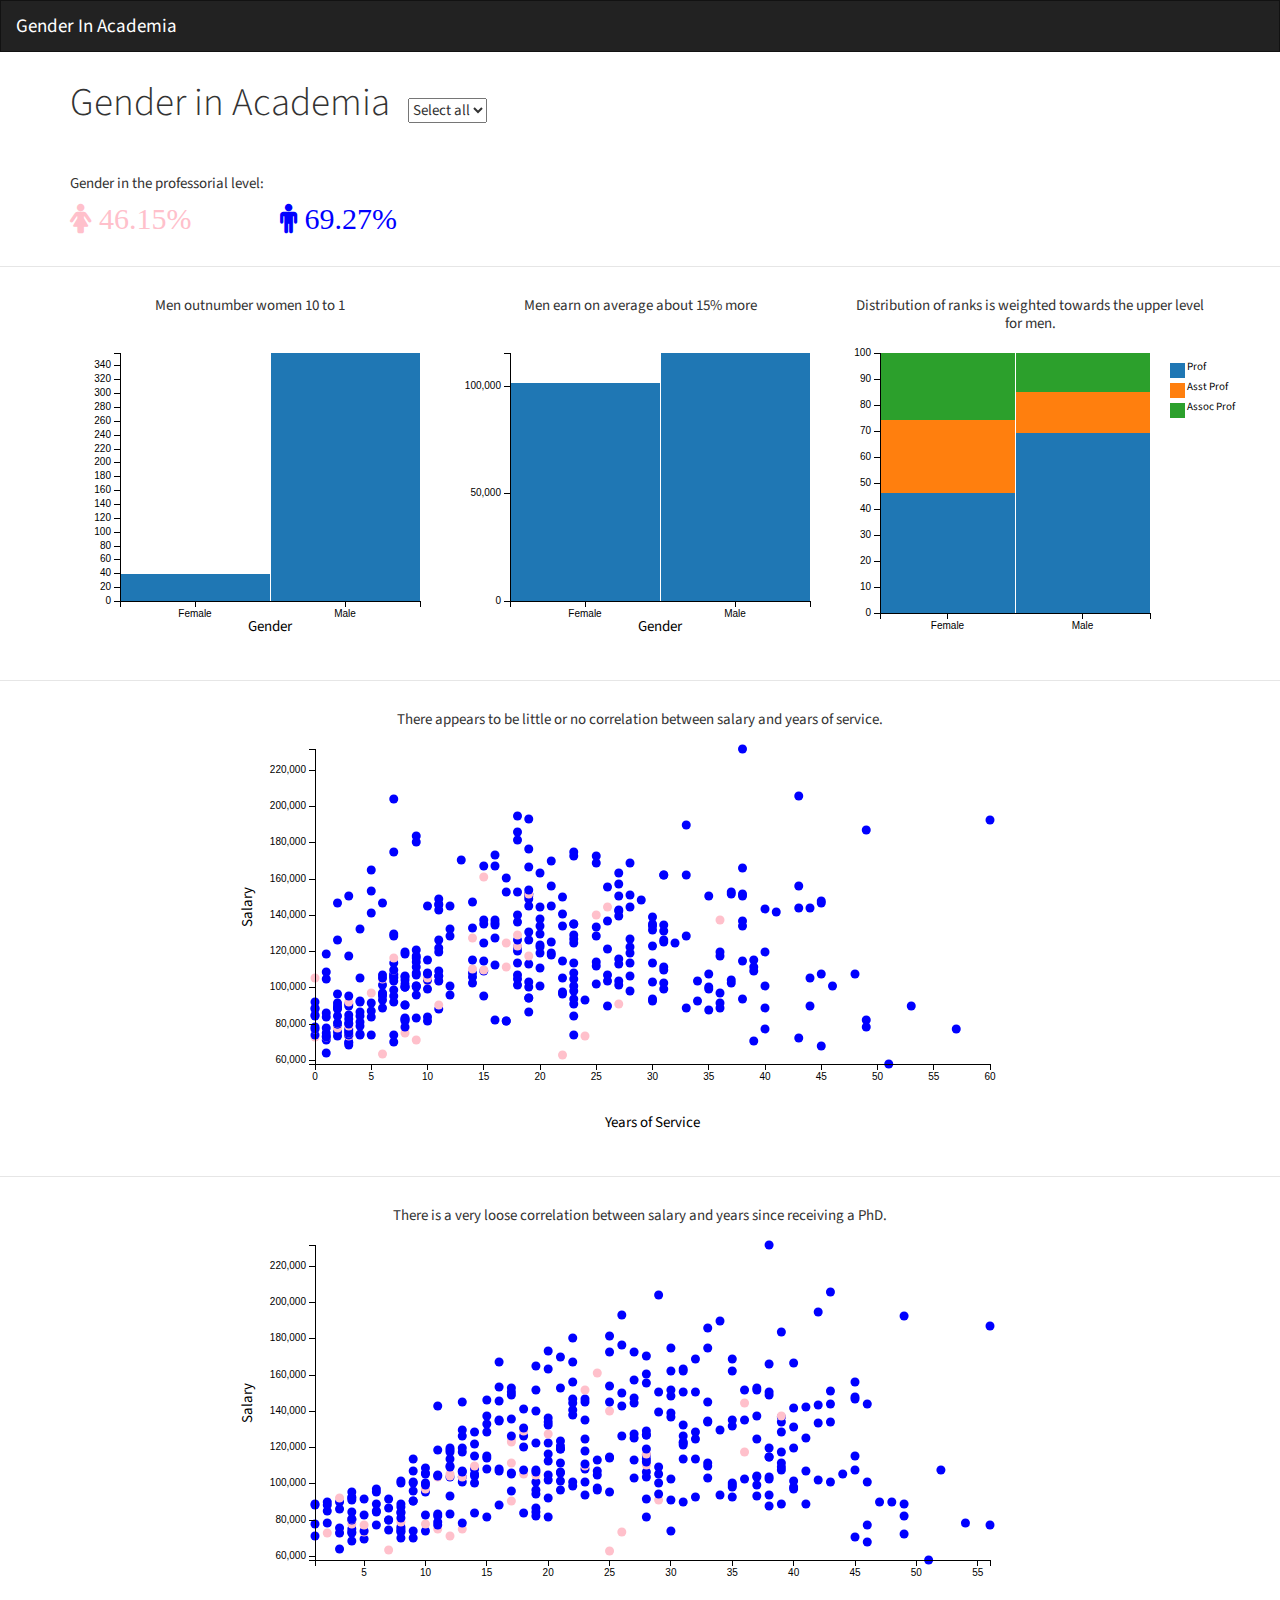
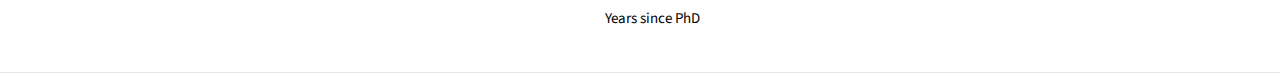
<file: index.html>
<!DOCTYPE html>
<html lang="en">

<head>
    <meta charset="UTF-8">
    <meta name="viewport" content="width=device-width, initial-scale=1.0">
    <meta http-equiv="X-UA-Compatible" content="ie=edge">
    <title>Gender In Academia</title>

    <link rel="stylesheet" href="static/css/bootstrap.min.css" type="text/css" />
    <link rel="stylesheet" href="static/css/dc.min.css" type="text/css" />
    <link rel="stylesheet" type="text/css" href="https://maxcdn.bootstrapcdn.com/font-awesome/4.7.0/css/font-awesome.min.css">
    <link rel="stylesheet" href="static/css/style.css" type="text/css" />


    <script type="text/javascript" src="static/js/d3.min.js"></script>
    <script type="text/javascript" src="static/js/crossfilter.min.js"></script>
    <script type="text/javascript" src="static/js/dc.min.js"></script>
    <script type="text/javascript" src="static/js/queue.min.js"></script>
    <script type="text/javascript" src="static/js/graphs.js"></script>

</head>


<body>
    <nav class="navbar navbar-default">
        <div class="container-fluid">
            <div class="navbar-header">
                <a class="navbar-brand" href="#">Gender In Academia</a>
            </div>
        </div>
    </nav>

    <main>
        <section class="section">
            <div class="container">

                <div class="row">
                    <div class="col-xs-12 col-sm-12">
                        <h1 class="section-heading">Gender in Academia</h1>
                        <div id="discipline-selector"></div>
                    </div>
                </div>

                <div class="row">
                    <div class="col-xs-12 col-sm-12">
                        <p class="section-paragraph">Gender in the professorial level:</p>
                    </div>

                    <div class="col-xs-12 col-sm-6 col-lg-6">
                        <i class="fa fa-female fa-gender" aria-hidden="true"> <span class="number-box" id="percent-of-women-professors"></span></i>
                        <i class="fa fa-male fa-gender" aria-hidden="true"> <span class="number-box" id="percent-of-men-professors"></span></i>
                    </div>
                </div>
            </div>
        </section>


        <section class="section">
            <div class="container">

                <div class="row">
                    <div class="col-xs-12 col-sm-4 text-center">
                        <p class="section-paragraph">Men outnumber women 10 to 1</p>
                    </div>
                    <div class="col-xs-12 col-sm-4 text-center">
                        <p class="section-paragraph">Men earn on average about 15% more</p>
                    </div>
                    <div class="col-xs-12 col-sm-4 text-center">
                        <p class="section-paragraph">Distribution of ranks is weighted towards the upper level for men.</p>
                    </div>
                </div>

                <div class="row">
                    <div class="col-xs-12 col-sm-4 text-center" id="gender-balance" class="custom-chart"></div>
                    <div class="col-xs-12 col-sm-4 text-center" id="average-salary" class="custom-chart"></div>
                    <div class="col-xs-12 col-sm-4 text-center" id="rank-distribution" class="custom-chart"></div>
                </div>
            </div>
        </section>

        <section class="section">
            <div class="container">

                <div class="row">
                    <div class="col-xs-12 col-sm-12 text-center">
                        <p class="section-paragraph">There appears to be little or no correlation between salary and years of service.</p>
                    </div>

                    <div class="col-xs-12 col-sm-12 text-center" id="service-salary">

                    </div>
                </div>
            </div>
        </section>

        <section class="section">
            <div class="container">

                <div class="row">
                    <div class="col-xs-12 col-sm-12 text-center">
                        <p class="section-paragraph">There is a very loose correlation between salary and years since receiving a PhD.</p>
                    </div>

                    <div class="col-xs-12 col-sm-12 text-center" id="phd-salary"></div>
                </div>

            </div>
        </section>
    </main>
</body>

</html>
</file>
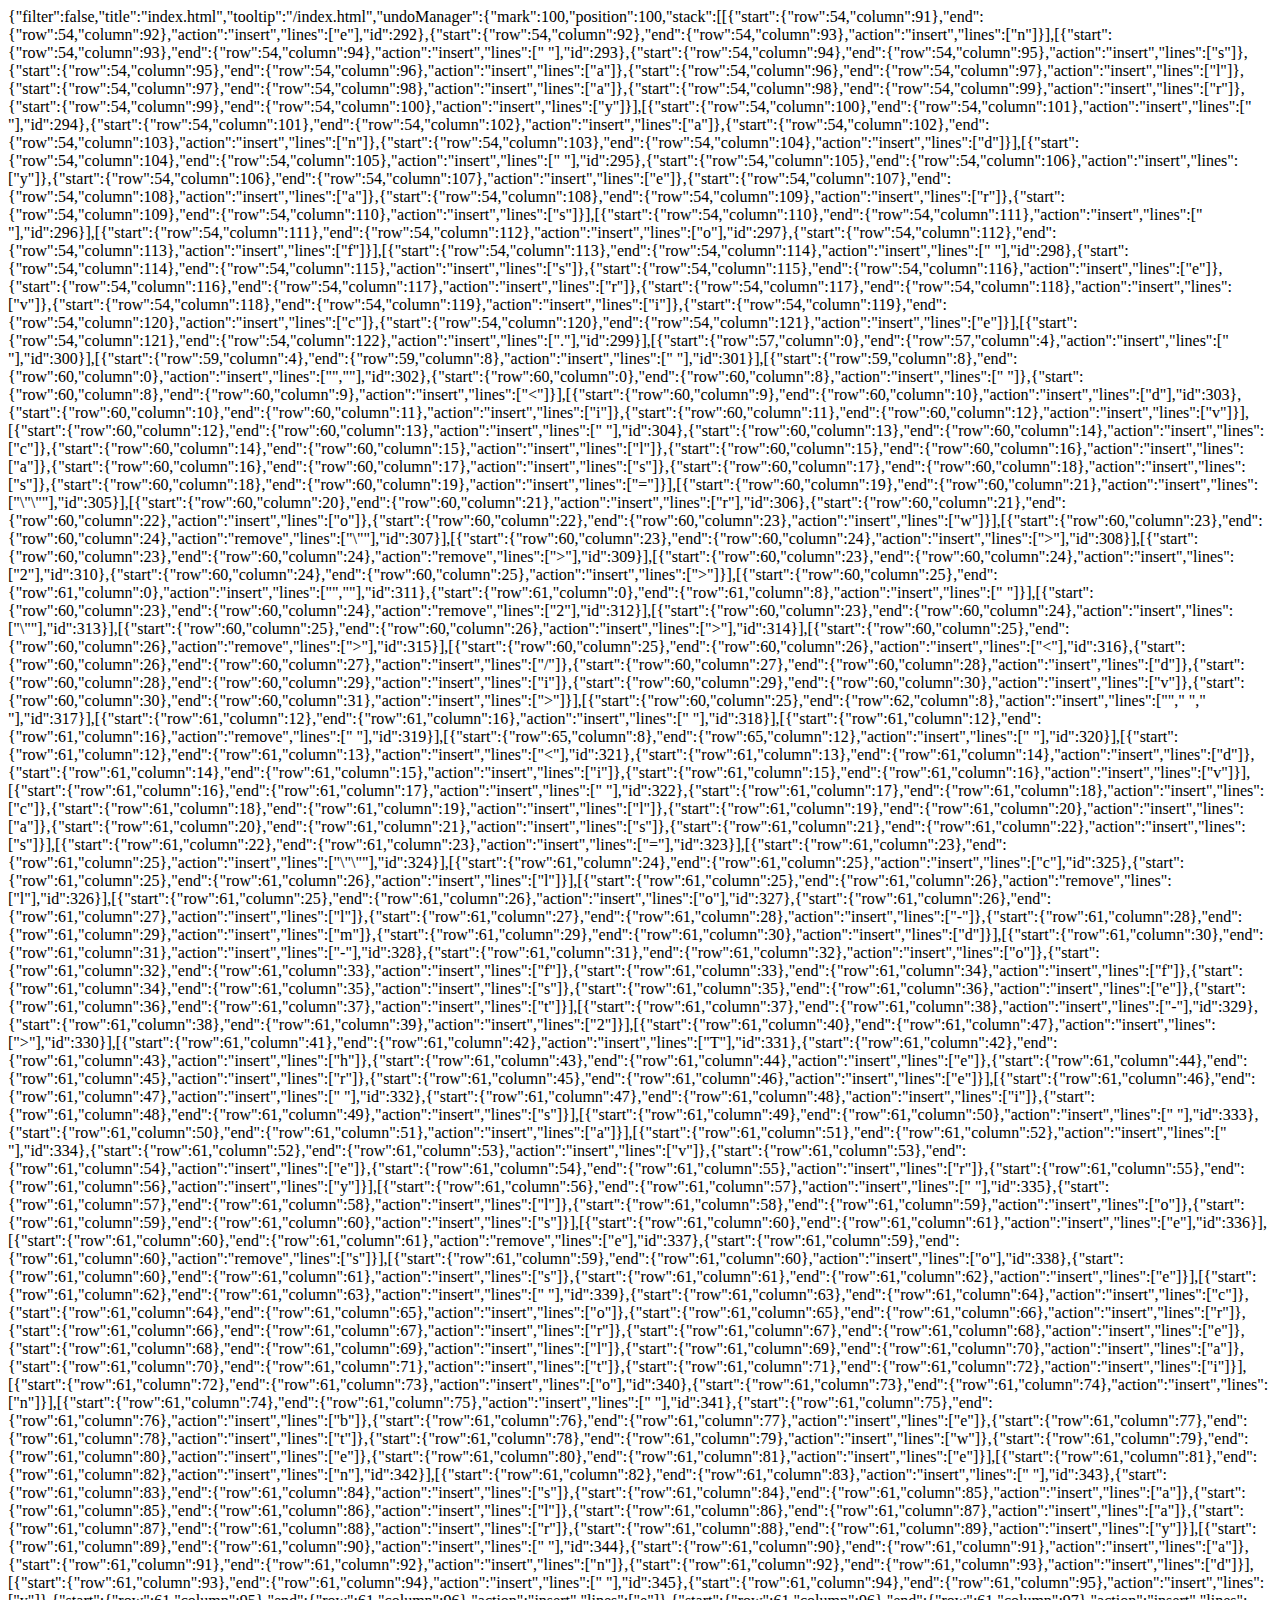
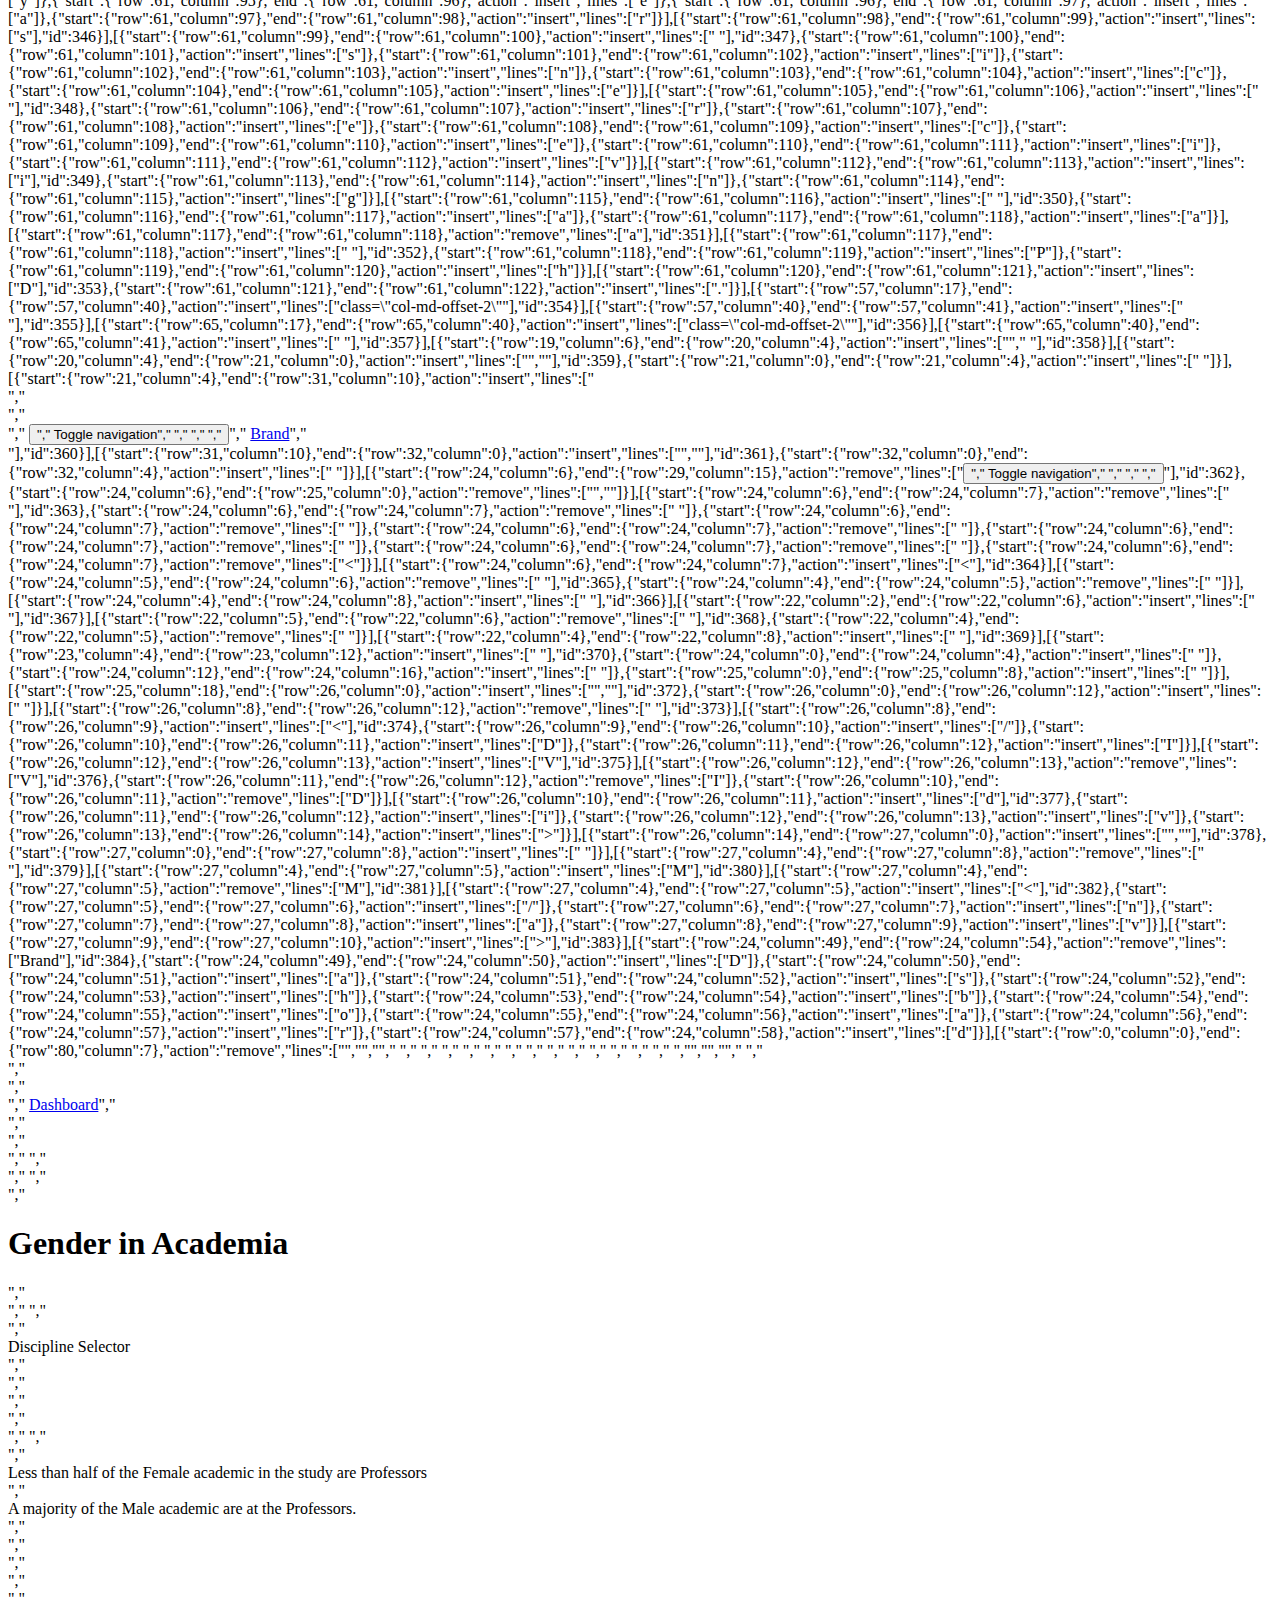
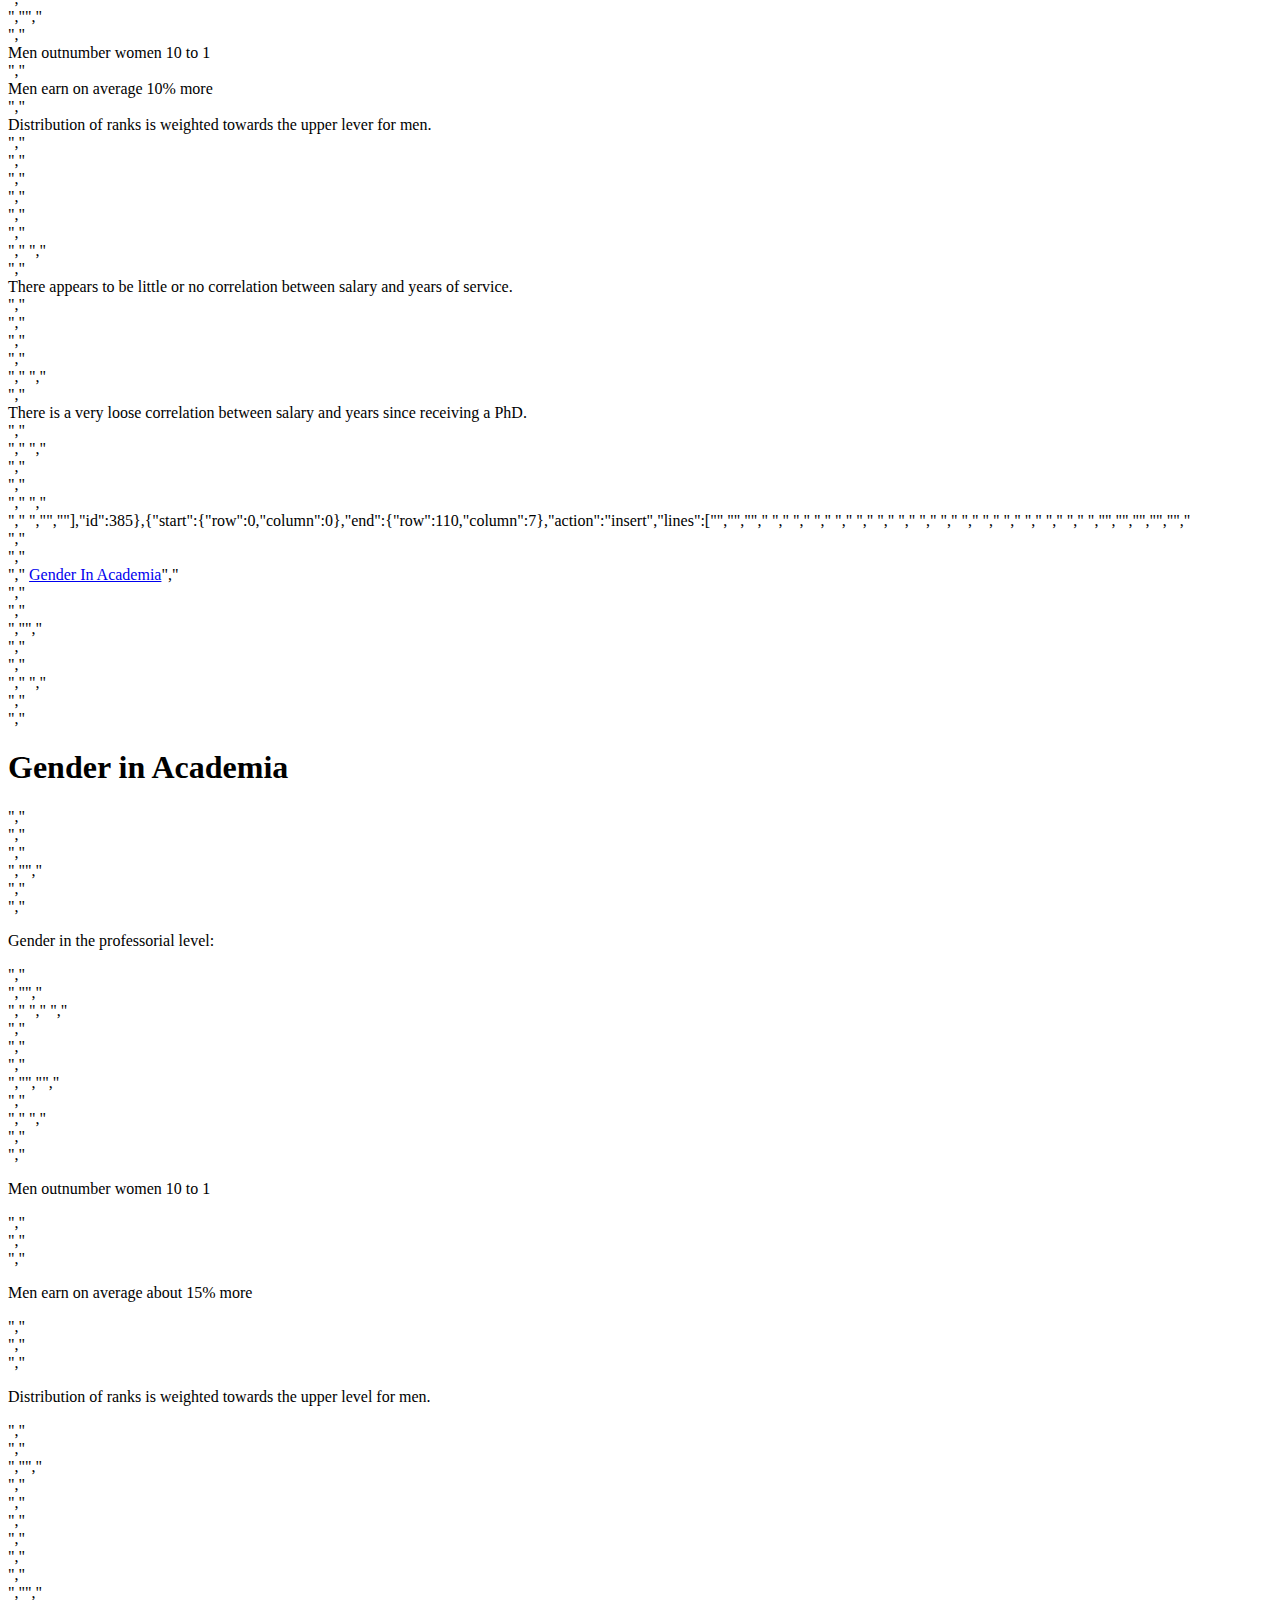
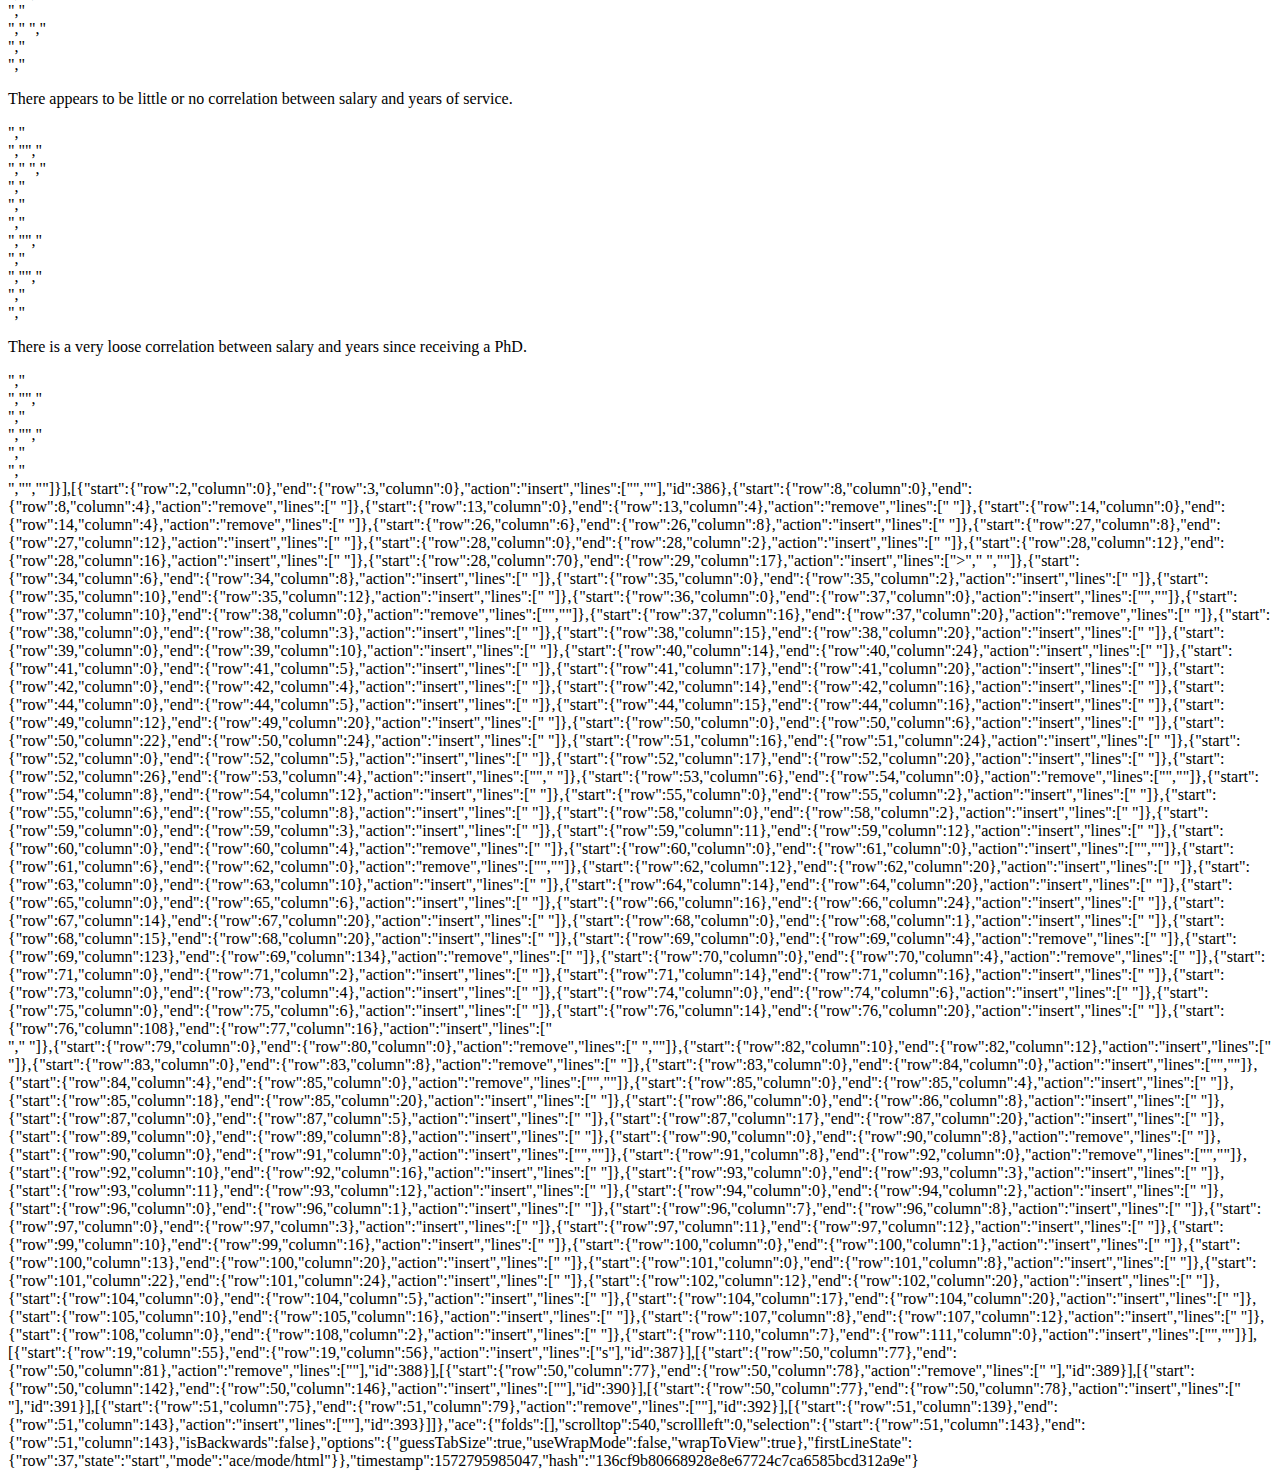
<file: .c9/metadata/environment/index.html>
{"filter":false,"title":"index.html","tooltip":"/index.html","undoManager":{"mark":100,"position":100,"stack":[[{"start":{"row":54,"column":91},"end":{"row":54,"column":92},"action":"insert","lines":["e"],"id":292},{"start":{"row":54,"column":92},"end":{"row":54,"column":93},"action":"insert","lines":["n"]}],[{"start":{"row":54,"column":93},"end":{"row":54,"column":94},"action":"insert","lines":[" "],"id":293},{"start":{"row":54,"column":94},"end":{"row":54,"column":95},"action":"insert","lines":["s"]},{"start":{"row":54,"column":95},"end":{"row":54,"column":96},"action":"insert","lines":["a"]},{"start":{"row":54,"column":96},"end":{"row":54,"column":97},"action":"insert","lines":["l"]},{"start":{"row":54,"column":97},"end":{"row":54,"column":98},"action":"insert","lines":["a"]},{"start":{"row":54,"column":98},"end":{"row":54,"column":99},"action":"insert","lines":["r"]},{"start":{"row":54,"column":99},"end":{"row":54,"column":100},"action":"insert","lines":["y"]}],[{"start":{"row":54,"column":100},"end":{"row":54,"column":101},"action":"insert","lines":[" "],"id":294},{"start":{"row":54,"column":101},"end":{"row":54,"column":102},"action":"insert","lines":["a"]},{"start":{"row":54,"column":102},"end":{"row":54,"column":103},"action":"insert","lines":["n"]},{"start":{"row":54,"column":103},"end":{"row":54,"column":104},"action":"insert","lines":["d"]}],[{"start":{"row":54,"column":104},"end":{"row":54,"column":105},"action":"insert","lines":[" "],"id":295},{"start":{"row":54,"column":105},"end":{"row":54,"column":106},"action":"insert","lines":["y"]},{"start":{"row":54,"column":106},"end":{"row":54,"column":107},"action":"insert","lines":["e"]},{"start":{"row":54,"column":107},"end":{"row":54,"column":108},"action":"insert","lines":["a"]},{"start":{"row":54,"column":108},"end":{"row":54,"column":109},"action":"insert","lines":["r"]},{"start":{"row":54,"column":109},"end":{"row":54,"column":110},"action":"insert","lines":["s"]}],[{"start":{"row":54,"column":110},"end":{"row":54,"column":111},"action":"insert","lines":[" "],"id":296}],[{"start":{"row":54,"column":111},"end":{"row":54,"column":112},"action":"insert","lines":["o"],"id":297},{"start":{"row":54,"column":112},"end":{"row":54,"column":113},"action":"insert","lines":["f"]}],[{"start":{"row":54,"column":113},"end":{"row":54,"column":114},"action":"insert","lines":[" "],"id":298},{"start":{"row":54,"column":114},"end":{"row":54,"column":115},"action":"insert","lines":["s"]},{"start":{"row":54,"column":115},"end":{"row":54,"column":116},"action":"insert","lines":["e"]},{"start":{"row":54,"column":116},"end":{"row":54,"column":117},"action":"insert","lines":["r"]},{"start":{"row":54,"column":117},"end":{"row":54,"column":118},"action":"insert","lines":["v"]},{"start":{"row":54,"column":118},"end":{"row":54,"column":119},"action":"insert","lines":["i"]},{"start":{"row":54,"column":119},"end":{"row":54,"column":120},"action":"insert","lines":["c"]},{"start":{"row":54,"column":120},"end":{"row":54,"column":121},"action":"insert","lines":["e"]}],[{"start":{"row":54,"column":121},"end":{"row":54,"column":122},"action":"insert","lines":["."],"id":299}],[{"start":{"row":57,"column":0},"end":{"row":57,"column":4},"action":"insert","lines":["    "],"id":300}],[{"start":{"row":59,"column":4},"end":{"row":59,"column":8},"action":"insert","lines":["    "],"id":301}],[{"start":{"row":59,"column":8},"end":{"row":60,"column":0},"action":"insert","lines":["",""],"id":302},{"start":{"row":60,"column":0},"end":{"row":60,"column":8},"action":"insert","lines":["        "]},{"start":{"row":60,"column":8},"end":{"row":60,"column":9},"action":"insert","lines":["<"]}],[{"start":{"row":60,"column":9},"end":{"row":60,"column":10},"action":"insert","lines":["d"],"id":303},{"start":{"row":60,"column":10},"end":{"row":60,"column":11},"action":"insert","lines":["i"]},{"start":{"row":60,"column":11},"end":{"row":60,"column":12},"action":"insert","lines":["v"]}],[{"start":{"row":60,"column":12},"end":{"row":60,"column":13},"action":"insert","lines":[" "],"id":304},{"start":{"row":60,"column":13},"end":{"row":60,"column":14},"action":"insert","lines":["c"]},{"start":{"row":60,"column":14},"end":{"row":60,"column":15},"action":"insert","lines":["l"]},{"start":{"row":60,"column":15},"end":{"row":60,"column":16},"action":"insert","lines":["a"]},{"start":{"row":60,"column":16},"end":{"row":60,"column":17},"action":"insert","lines":["s"]},{"start":{"row":60,"column":17},"end":{"row":60,"column":18},"action":"insert","lines":["s"]},{"start":{"row":60,"column":18},"end":{"row":60,"column":19},"action":"insert","lines":["="]}],[{"start":{"row":60,"column":19},"end":{"row":60,"column":21},"action":"insert","lines":["\"\""],"id":305}],[{"start":{"row":60,"column":20},"end":{"row":60,"column":21},"action":"insert","lines":["r"],"id":306},{"start":{"row":60,"column":21},"end":{"row":60,"column":22},"action":"insert","lines":["o"]},{"start":{"row":60,"column":22},"end":{"row":60,"column":23},"action":"insert","lines":["w"]}],[{"start":{"row":60,"column":23},"end":{"row":60,"column":24},"action":"remove","lines":["\""],"id":307}],[{"start":{"row":60,"column":23},"end":{"row":60,"column":24},"action":"insert","lines":[">"],"id":308}],[{"start":{"row":60,"column":23},"end":{"row":60,"column":24},"action":"remove","lines":[">"],"id":309}],[{"start":{"row":60,"column":23},"end":{"row":60,"column":24},"action":"insert","lines":["2"],"id":310},{"start":{"row":60,"column":24},"end":{"row":60,"column":25},"action":"insert","lines":[">"]}],[{"start":{"row":60,"column":25},"end":{"row":61,"column":0},"action":"insert","lines":["",""],"id":311},{"start":{"row":61,"column":0},"end":{"row":61,"column":8},"action":"insert","lines":["        "]}],[{"start":{"row":60,"column":23},"end":{"row":60,"column":24},"action":"remove","lines":["2"],"id":312}],[{"start":{"row":60,"column":23},"end":{"row":60,"column":24},"action":"insert","lines":["\""],"id":313}],[{"start":{"row":60,"column":25},"end":{"row":60,"column":26},"action":"insert","lines":[">"],"id":314}],[{"start":{"row":60,"column":25},"end":{"row":60,"column":26},"action":"remove","lines":[">"],"id":315}],[{"start":{"row":60,"column":25},"end":{"row":60,"column":26},"action":"insert","lines":["<"],"id":316},{"start":{"row":60,"column":26},"end":{"row":60,"column":27},"action":"insert","lines":["/"]},{"start":{"row":60,"column":27},"end":{"row":60,"column":28},"action":"insert","lines":["d"]},{"start":{"row":60,"column":28},"end":{"row":60,"column":29},"action":"insert","lines":["i"]},{"start":{"row":60,"column":29},"end":{"row":60,"column":30},"action":"insert","lines":["v"]},{"start":{"row":60,"column":30},"end":{"row":60,"column":31},"action":"insert","lines":[">"]}],[{"start":{"row":60,"column":25},"end":{"row":62,"column":8},"action":"insert","lines":["","            ","        "],"id":317}],[{"start":{"row":61,"column":12},"end":{"row":61,"column":16},"action":"insert","lines":["    "],"id":318}],[{"start":{"row":61,"column":12},"end":{"row":61,"column":16},"action":"remove","lines":["    "],"id":319}],[{"start":{"row":65,"column":8},"end":{"row":65,"column":12},"action":"insert","lines":["    "],"id":320}],[{"start":{"row":61,"column":12},"end":{"row":61,"column":13},"action":"insert","lines":["<"],"id":321},{"start":{"row":61,"column":13},"end":{"row":61,"column":14},"action":"insert","lines":["d"]},{"start":{"row":61,"column":14},"end":{"row":61,"column":15},"action":"insert","lines":["i"]},{"start":{"row":61,"column":15},"end":{"row":61,"column":16},"action":"insert","lines":["v"]}],[{"start":{"row":61,"column":16},"end":{"row":61,"column":17},"action":"insert","lines":[" "],"id":322},{"start":{"row":61,"column":17},"end":{"row":61,"column":18},"action":"insert","lines":["c"]},{"start":{"row":61,"column":18},"end":{"row":61,"column":19},"action":"insert","lines":["l"]},{"start":{"row":61,"column":19},"end":{"row":61,"column":20},"action":"insert","lines":["a"]},{"start":{"row":61,"column":20},"end":{"row":61,"column":21},"action":"insert","lines":["s"]},{"start":{"row":61,"column":21},"end":{"row":61,"column":22},"action":"insert","lines":["s"]}],[{"start":{"row":61,"column":22},"end":{"row":61,"column":23},"action":"insert","lines":["="],"id":323}],[{"start":{"row":61,"column":23},"end":{"row":61,"column":25},"action":"insert","lines":["\"\""],"id":324}],[{"start":{"row":61,"column":24},"end":{"row":61,"column":25},"action":"insert","lines":["c"],"id":325},{"start":{"row":61,"column":25},"end":{"row":61,"column":26},"action":"insert","lines":["l"]}],[{"start":{"row":61,"column":25},"end":{"row":61,"column":26},"action":"remove","lines":["l"],"id":326}],[{"start":{"row":61,"column":25},"end":{"row":61,"column":26},"action":"insert","lines":["o"],"id":327},{"start":{"row":61,"column":26},"end":{"row":61,"column":27},"action":"insert","lines":["l"]},{"start":{"row":61,"column":27},"end":{"row":61,"column":28},"action":"insert","lines":["-"]},{"start":{"row":61,"column":28},"end":{"row":61,"column":29},"action":"insert","lines":["m"]},{"start":{"row":61,"column":29},"end":{"row":61,"column":30},"action":"insert","lines":["d"]}],[{"start":{"row":61,"column":30},"end":{"row":61,"column":31},"action":"insert","lines":["-"],"id":328},{"start":{"row":61,"column":31},"end":{"row":61,"column":32},"action":"insert","lines":["o"]},{"start":{"row":61,"column":32},"end":{"row":61,"column":33},"action":"insert","lines":["f"]},{"start":{"row":61,"column":33},"end":{"row":61,"column":34},"action":"insert","lines":["f"]},{"start":{"row":61,"column":34},"end":{"row":61,"column":35},"action":"insert","lines":["s"]},{"start":{"row":61,"column":35},"end":{"row":61,"column":36},"action":"insert","lines":["e"]},{"start":{"row":61,"column":36},"end":{"row":61,"column":37},"action":"insert","lines":["t"]}],[{"start":{"row":61,"column":37},"end":{"row":61,"column":38},"action":"insert","lines":["-"],"id":329},{"start":{"row":61,"column":38},"end":{"row":61,"column":39},"action":"insert","lines":["2"]}],[{"start":{"row":61,"column":40},"end":{"row":61,"column":47},"action":"insert","lines":["></div>"],"id":330}],[{"start":{"row":61,"column":41},"end":{"row":61,"column":42},"action":"insert","lines":["T"],"id":331},{"start":{"row":61,"column":42},"end":{"row":61,"column":43},"action":"insert","lines":["h"]},{"start":{"row":61,"column":43},"end":{"row":61,"column":44},"action":"insert","lines":["e"]},{"start":{"row":61,"column":44},"end":{"row":61,"column":45},"action":"insert","lines":["r"]},{"start":{"row":61,"column":45},"end":{"row":61,"column":46},"action":"insert","lines":["e"]}],[{"start":{"row":61,"column":46},"end":{"row":61,"column":47},"action":"insert","lines":[" "],"id":332},{"start":{"row":61,"column":47},"end":{"row":61,"column":48},"action":"insert","lines":["i"]},{"start":{"row":61,"column":48},"end":{"row":61,"column":49},"action":"insert","lines":["s"]}],[{"start":{"row":61,"column":49},"end":{"row":61,"column":50},"action":"insert","lines":[" "],"id":333},{"start":{"row":61,"column":50},"end":{"row":61,"column":51},"action":"insert","lines":["a"]}],[{"start":{"row":61,"column":51},"end":{"row":61,"column":52},"action":"insert","lines":[" "],"id":334},{"start":{"row":61,"column":52},"end":{"row":61,"column":53},"action":"insert","lines":["v"]},{"start":{"row":61,"column":53},"end":{"row":61,"column":54},"action":"insert","lines":["e"]},{"start":{"row":61,"column":54},"end":{"row":61,"column":55},"action":"insert","lines":["r"]},{"start":{"row":61,"column":55},"end":{"row":61,"column":56},"action":"insert","lines":["y"]}],[{"start":{"row":61,"column":56},"end":{"row":61,"column":57},"action":"insert","lines":[" "],"id":335},{"start":{"row":61,"column":57},"end":{"row":61,"column":58},"action":"insert","lines":["l"]},{"start":{"row":61,"column":58},"end":{"row":61,"column":59},"action":"insert","lines":["o"]},{"start":{"row":61,"column":59},"end":{"row":61,"column":60},"action":"insert","lines":["s"]}],[{"start":{"row":61,"column":60},"end":{"row":61,"column":61},"action":"insert","lines":["e"],"id":336}],[{"start":{"row":61,"column":60},"end":{"row":61,"column":61},"action":"remove","lines":["e"],"id":337},{"start":{"row":61,"column":59},"end":{"row":61,"column":60},"action":"remove","lines":["s"]}],[{"start":{"row":61,"column":59},"end":{"row":61,"column":60},"action":"insert","lines":["o"],"id":338},{"start":{"row":61,"column":60},"end":{"row":61,"column":61},"action":"insert","lines":["s"]},{"start":{"row":61,"column":61},"end":{"row":61,"column":62},"action":"insert","lines":["e"]}],[{"start":{"row":61,"column":62},"end":{"row":61,"column":63},"action":"insert","lines":[" "],"id":339},{"start":{"row":61,"column":63},"end":{"row":61,"column":64},"action":"insert","lines":["c"]},{"start":{"row":61,"column":64},"end":{"row":61,"column":65},"action":"insert","lines":["o"]},{"start":{"row":61,"column":65},"end":{"row":61,"column":66},"action":"insert","lines":["r"]},{"start":{"row":61,"column":66},"end":{"row":61,"column":67},"action":"insert","lines":["r"]},{"start":{"row":61,"column":67},"end":{"row":61,"column":68},"action":"insert","lines":["e"]},{"start":{"row":61,"column":68},"end":{"row":61,"column":69},"action":"insert","lines":["l"]},{"start":{"row":61,"column":69},"end":{"row":61,"column":70},"action":"insert","lines":["a"]},{"start":{"row":61,"column":70},"end":{"row":61,"column":71},"action":"insert","lines":["t"]},{"start":{"row":61,"column":71},"end":{"row":61,"column":72},"action":"insert","lines":["i"]}],[{"start":{"row":61,"column":72},"end":{"row":61,"column":73},"action":"insert","lines":["o"],"id":340},{"start":{"row":61,"column":73},"end":{"row":61,"column":74},"action":"insert","lines":["n"]}],[{"start":{"row":61,"column":74},"end":{"row":61,"column":75},"action":"insert","lines":[" "],"id":341},{"start":{"row":61,"column":75},"end":{"row":61,"column":76},"action":"insert","lines":["b"]},{"start":{"row":61,"column":76},"end":{"row":61,"column":77},"action":"insert","lines":["e"]},{"start":{"row":61,"column":77},"end":{"row":61,"column":78},"action":"insert","lines":["t"]},{"start":{"row":61,"column":78},"end":{"row":61,"column":79},"action":"insert","lines":["w"]},{"start":{"row":61,"column":79},"end":{"row":61,"column":80},"action":"insert","lines":["e"]},{"start":{"row":61,"column":80},"end":{"row":61,"column":81},"action":"insert","lines":["e"]}],[{"start":{"row":61,"column":81},"end":{"row":61,"column":82},"action":"insert","lines":["n"],"id":342}],[{"start":{"row":61,"column":82},"end":{"row":61,"column":83},"action":"insert","lines":[" "],"id":343},{"start":{"row":61,"column":83},"end":{"row":61,"column":84},"action":"insert","lines":["s"]},{"start":{"row":61,"column":84},"end":{"row":61,"column":85},"action":"insert","lines":["a"]},{"start":{"row":61,"column":85},"end":{"row":61,"column":86},"action":"insert","lines":["l"]},{"start":{"row":61,"column":86},"end":{"row":61,"column":87},"action":"insert","lines":["a"]},{"start":{"row":61,"column":87},"end":{"row":61,"column":88},"action":"insert","lines":["r"]},{"start":{"row":61,"column":88},"end":{"row":61,"column":89},"action":"insert","lines":["y"]}],[{"start":{"row":61,"column":89},"end":{"row":61,"column":90},"action":"insert","lines":[" "],"id":344},{"start":{"row":61,"column":90},"end":{"row":61,"column":91},"action":"insert","lines":["a"]},{"start":{"row":61,"column":91},"end":{"row":61,"column":92},"action":"insert","lines":["n"]},{"start":{"row":61,"column":92},"end":{"row":61,"column":93},"action":"insert","lines":["d"]}],[{"start":{"row":61,"column":93},"end":{"row":61,"column":94},"action":"insert","lines":[" "],"id":345},{"start":{"row":61,"column":94},"end":{"row":61,"column":95},"action":"insert","lines":["y"]},{"start":{"row":61,"column":95},"end":{"row":61,"column":96},"action":"insert","lines":["e"]},{"start":{"row":61,"column":96},"end":{"row":61,"column":97},"action":"insert","lines":["a"]},{"start":{"row":61,"column":97},"end":{"row":61,"column":98},"action":"insert","lines":["r"]}],[{"start":{"row":61,"column":98},"end":{"row":61,"column":99},"action":"insert","lines":["s"],"id":346}],[{"start":{"row":61,"column":99},"end":{"row":61,"column":100},"action":"insert","lines":[" "],"id":347},{"start":{"row":61,"column":100},"end":{"row":61,"column":101},"action":"insert","lines":["s"]},{"start":{"row":61,"column":101},"end":{"row":61,"column":102},"action":"insert","lines":["i"]},{"start":{"row":61,"column":102},"end":{"row":61,"column":103},"action":"insert","lines":["n"]},{"start":{"row":61,"column":103},"end":{"row":61,"column":104},"action":"insert","lines":["c"]},{"start":{"row":61,"column":104},"end":{"row":61,"column":105},"action":"insert","lines":["e"]}],[{"start":{"row":61,"column":105},"end":{"row":61,"column":106},"action":"insert","lines":[" "],"id":348},{"start":{"row":61,"column":106},"end":{"row":61,"column":107},"action":"insert","lines":["r"]},{"start":{"row":61,"column":107},"end":{"row":61,"column":108},"action":"insert","lines":["e"]},{"start":{"row":61,"column":108},"end":{"row":61,"column":109},"action":"insert","lines":["c"]},{"start":{"row":61,"column":109},"end":{"row":61,"column":110},"action":"insert","lines":["e"]},{"start":{"row":61,"column":110},"end":{"row":61,"column":111},"action":"insert","lines":["i"]},{"start":{"row":61,"column":111},"end":{"row":61,"column":112},"action":"insert","lines":["v"]}],[{"start":{"row":61,"column":112},"end":{"row":61,"column":113},"action":"insert","lines":["i"],"id":349},{"start":{"row":61,"column":113},"end":{"row":61,"column":114},"action":"insert","lines":["n"]},{"start":{"row":61,"column":114},"end":{"row":61,"column":115},"action":"insert","lines":["g"]}],[{"start":{"row":61,"column":115},"end":{"row":61,"column":116},"action":"insert","lines":[" "],"id":350},{"start":{"row":61,"column":116},"end":{"row":61,"column":117},"action":"insert","lines":["a"]},{"start":{"row":61,"column":117},"end":{"row":61,"column":118},"action":"insert","lines":["a"]}],[{"start":{"row":61,"column":117},"end":{"row":61,"column":118},"action":"remove","lines":["a"],"id":351}],[{"start":{"row":61,"column":117},"end":{"row":61,"column":118},"action":"insert","lines":[" "],"id":352},{"start":{"row":61,"column":118},"end":{"row":61,"column":119},"action":"insert","lines":["P"]},{"start":{"row":61,"column":119},"end":{"row":61,"column":120},"action":"insert","lines":["h"]}],[{"start":{"row":61,"column":120},"end":{"row":61,"column":121},"action":"insert","lines":["D"],"id":353},{"start":{"row":61,"column":121},"end":{"row":61,"column":122},"action":"insert","lines":["."]}],[{"start":{"row":57,"column":17},"end":{"row":57,"column":40},"action":"insert","lines":["class=\"col-md-offset-2\""],"id":354}],[{"start":{"row":57,"column":40},"end":{"row":57,"column":41},"action":"insert","lines":[" "],"id":355}],[{"start":{"row":65,"column":17},"end":{"row":65,"column":40},"action":"insert","lines":["class=\"col-md-offset-2\""],"id":356}],[{"start":{"row":65,"column":40},"end":{"row":65,"column":41},"action":"insert","lines":[" "],"id":357}],[{"start":{"row":19,"column":6},"end":{"row":20,"column":4},"action":"insert","lines":["","    "],"id":358}],[{"start":{"row":20,"column":4},"end":{"row":21,"column":0},"action":"insert","lines":["",""],"id":359},{"start":{"row":21,"column":0},"end":{"row":21,"column":4},"action":"insert","lines":["    "]}],[{"start":{"row":21,"column":4},"end":{"row":31,"column":10},"action":"insert","lines":["<nav class=\"navbar navbar-inverse\">","  <div class=\"container-fluid\">","    <div class=\"navbar-header\">","      <button type=\"button\" class=\"navbar-toggle collapsed\" data-toggle=\"collapse\" data-target=\"#bs-example-navbar-collapse-2\">","        <span class=\"sr-only\">Toggle navigation</span>","        <span class=\"icon-bar\"></span>","        <span class=\"icon-bar\"></span>","        <span class=\"icon-bar\"></span>","      </button>","      <a class=\"navbar-brand\" href=\"#\">Brand</a>","    </div>"],"id":360}],[{"start":{"row":31,"column":10},"end":{"row":32,"column":0},"action":"insert","lines":["",""],"id":361},{"start":{"row":32,"column":0},"end":{"row":32,"column":4},"action":"insert","lines":["    "]}],[{"start":{"row":24,"column":6},"end":{"row":29,"column":15},"action":"remove","lines":["<button type=\"button\" class=\"navbar-toggle collapsed\" data-toggle=\"collapse\" data-target=\"#bs-example-navbar-collapse-2\">","        <span class=\"sr-only\">Toggle navigation</span>","        <span class=\"icon-bar\"></span>","        <span class=\"icon-bar\"></span>","        <span class=\"icon-bar\"></span>","      </button>"],"id":362},{"start":{"row":24,"column":6},"end":{"row":25,"column":0},"action":"remove","lines":["",""]}],[{"start":{"row":24,"column":6},"end":{"row":24,"column":7},"action":"remove","lines":[" "],"id":363},{"start":{"row":24,"column":6},"end":{"row":24,"column":7},"action":"remove","lines":[" "]},{"start":{"row":24,"column":6},"end":{"row":24,"column":7},"action":"remove","lines":[" "]},{"start":{"row":24,"column":6},"end":{"row":24,"column":7},"action":"remove","lines":[" "]},{"start":{"row":24,"column":6},"end":{"row":24,"column":7},"action":"remove","lines":[" "]},{"start":{"row":24,"column":6},"end":{"row":24,"column":7},"action":"remove","lines":[" "]},{"start":{"row":24,"column":6},"end":{"row":24,"column":7},"action":"remove","lines":["<"]}],[{"start":{"row":24,"column":6},"end":{"row":24,"column":7},"action":"insert","lines":["<"],"id":364}],[{"start":{"row":24,"column":5},"end":{"row":24,"column":6},"action":"remove","lines":[" "],"id":365},{"start":{"row":24,"column":4},"end":{"row":24,"column":5},"action":"remove","lines":[" "]}],[{"start":{"row":24,"column":4},"end":{"row":24,"column":8},"action":"insert","lines":["    "],"id":366}],[{"start":{"row":22,"column":2},"end":{"row":22,"column":6},"action":"insert","lines":["    "],"id":367}],[{"start":{"row":22,"column":5},"end":{"row":22,"column":6},"action":"remove","lines":[" "],"id":368},{"start":{"row":22,"column":4},"end":{"row":22,"column":5},"action":"remove","lines":[" "]}],[{"start":{"row":22,"column":4},"end":{"row":22,"column":8},"action":"insert","lines":["    "],"id":369}],[{"start":{"row":23,"column":4},"end":{"row":23,"column":12},"action":"insert","lines":["        "],"id":370},{"start":{"row":24,"column":0},"end":{"row":24,"column":4},"action":"insert","lines":["    "]},{"start":{"row":24,"column":12},"end":{"row":24,"column":16},"action":"insert","lines":["    "]},{"start":{"row":25,"column":0},"end":{"row":25,"column":8},"action":"insert","lines":["        "]}],[{"start":{"row":25,"column":18},"end":{"row":26,"column":0},"action":"insert","lines":["",""],"id":372},{"start":{"row":26,"column":0},"end":{"row":26,"column":12},"action":"insert","lines":["            "]}],[{"start":{"row":26,"column":8},"end":{"row":26,"column":12},"action":"remove","lines":["    "],"id":373}],[{"start":{"row":26,"column":8},"end":{"row":26,"column":9},"action":"insert","lines":["<"],"id":374},{"start":{"row":26,"column":9},"end":{"row":26,"column":10},"action":"insert","lines":["/"]},{"start":{"row":26,"column":10},"end":{"row":26,"column":11},"action":"insert","lines":["D"]},{"start":{"row":26,"column":11},"end":{"row":26,"column":12},"action":"insert","lines":["I"]}],[{"start":{"row":26,"column":12},"end":{"row":26,"column":13},"action":"insert","lines":["V"],"id":375}],[{"start":{"row":26,"column":12},"end":{"row":26,"column":13},"action":"remove","lines":["V"],"id":376},{"start":{"row":26,"column":11},"end":{"row":26,"column":12},"action":"remove","lines":["I"]},{"start":{"row":26,"column":10},"end":{"row":26,"column":11},"action":"remove","lines":["D"]}],[{"start":{"row":26,"column":10},"end":{"row":26,"column":11},"action":"insert","lines":["d"],"id":377},{"start":{"row":26,"column":11},"end":{"row":26,"column":12},"action":"insert","lines":["i"]},{"start":{"row":26,"column":12},"end":{"row":26,"column":13},"action":"insert","lines":["v"]},{"start":{"row":26,"column":13},"end":{"row":26,"column":14},"action":"insert","lines":[">"]}],[{"start":{"row":26,"column":14},"end":{"row":27,"column":0},"action":"insert","lines":["",""],"id":378},{"start":{"row":27,"column":0},"end":{"row":27,"column":8},"action":"insert","lines":["        "]}],[{"start":{"row":27,"column":4},"end":{"row":27,"column":8},"action":"remove","lines":["    "],"id":379}],[{"start":{"row":27,"column":4},"end":{"row":27,"column":5},"action":"insert","lines":["M"],"id":380}],[{"start":{"row":27,"column":4},"end":{"row":27,"column":5},"action":"remove","lines":["M"],"id":381}],[{"start":{"row":27,"column":4},"end":{"row":27,"column":5},"action":"insert","lines":["<"],"id":382},{"start":{"row":27,"column":5},"end":{"row":27,"column":6},"action":"insert","lines":["/"]},{"start":{"row":27,"column":6},"end":{"row":27,"column":7},"action":"insert","lines":["n"]},{"start":{"row":27,"column":7},"end":{"row":27,"column":8},"action":"insert","lines":["a"]},{"start":{"row":27,"column":8},"end":{"row":27,"column":9},"action":"insert","lines":["v"]}],[{"start":{"row":27,"column":9},"end":{"row":27,"column":10},"action":"insert","lines":[">"],"id":383}],[{"start":{"row":24,"column":49},"end":{"row":24,"column":54},"action":"remove","lines":["Brand"],"id":384},{"start":{"row":24,"column":49},"end":{"row":24,"column":50},"action":"insert","lines":["D"]},{"start":{"row":24,"column":50},"end":{"row":24,"column":51},"action":"insert","lines":["a"]},{"start":{"row":24,"column":51},"end":{"row":24,"column":52},"action":"insert","lines":["s"]},{"start":{"row":24,"column":52},"end":{"row":24,"column":53},"action":"insert","lines":["h"]},{"start":{"row":24,"column":53},"end":{"row":24,"column":54},"action":"insert","lines":["b"]},{"start":{"row":24,"column":54},"end":{"row":24,"column":55},"action":"insert","lines":["o"]},{"start":{"row":24,"column":55},"end":{"row":24,"column":56},"action":"insert","lines":["a"]},{"start":{"row":24,"column":56},"end":{"row":24,"column":57},"action":"insert","lines":["r"]},{"start":{"row":24,"column":57},"end":{"row":24,"column":58},"action":"insert","lines":["d"]}],[{"start":{"row":0,"column":0},"end":{"row":80,"column":7},"action":"remove","lines":["<!DOCTYPE html>","<html lang=\"en\">","<head>","    <meta charset=\"UTF-8\">","    <meta name=\"viewport\" content=\"width=device-width, initial-scale=1.0\">","    <meta http-equiv=\"X-UA-Compatible\" content=\"ie=edge\">","    <title>Gender In Academia</title>","    ","    <link rel=\"stylesheet\" href=\"static/css/bootstrap.min.css\" type=\"text/css\" />","    <link rel=\"stylesheet\" href=\"static/css/dc.min.css\" type=\"text/css\" />","    <link rel=\"stylesheet\" href=\"static/css/style.css\" type=\"text/css\" />","    ","    <script type=\"text/javascript\" src=\"static/js/d3.min.js\"></script>","    <script type=\"text/javascript\" src=\"static/js/crossfilter.min.js\"></script>","    <script type=\"text/javascript\" src=\"static/js/dc.min.js\"></script>","    <script type=\"text/javascript\" src=\"static/js/queue.min.js\"></script>","    <script type=\"text/javascript\" src=\"static/js/graphs.js\"></script>","","</head>","<body>","    ","    <nav class=\"navbar navbar-inverse\">","        <div class=\"container-fluid\">","            <div class=\"navbar-header\">","                <a class=\"navbar-brand\" href=\"#\">Dashboard</a>","            </div>","        </div>","    </nav>","    ","    <div class=\"container\">","        ","        <div class=\"row\">","            <h1>Gender in Academia</h1>","        </div>","        ","        <div class=\"row\">","            <div class=\"col-md-offset-5\">Discipline Selector</div>","        </div>","        <div class=\"row\">","            <div class=\"col-md-offset-5\" id=\"discipline-selector\"></div>","        </div>","        ","        <div clas=\"row\">","            <div class=\"col-md-6\">Less than half of the Female academic in the study are Professors</div>","            <div class=\"col-md-6\">A majority of the Male academic are at the Professors.</div>","        </div>","        <div class=\"row\">","            <div class=\"col-md-6 number-box\" id=\"percent-of-women-professors\"></div>","            <div class=\"col-md-6 number-box\" id=\"percent-of-men-professors\"></div>    ","        </div>","","        <div class=\"row\">","            <div class=\"col-md-4\">Men outnumber women 10 to 1</div>","            <div class=\"col-md-4\">Men earn on average 10% more</div>","            <div class=\"col-md-4\">Distribution of ranks is weighted towards the upper lever for men.</div>","        </div>","        <div class=\"row\">","            <div class=\"col-md-4\" id=\"gender-balance\"></div>","            <div class=\"col-md-4\" id=\"average-salary\"></div>","            <div class=\"col-md-4\" id=\"rank-distribution\"></div>","        </div>","        ","        <div class=\"row\">","            <div class=\"col-md-offset-2\">There appears to be little or no correlation between salary and years of service.</div>","        </div>","        <div class=\"row\">","            <div class=\"col-md-offset-2\" id=\"service-salary\"></div>","        </div>","        ","        <div class=\"row\">","            <div class=\"col-md-offset-2\">There is a very loose correlation between salary and years since receiving a PhD.</div>","        </div>","        ","        <div class=\"row\">","            <div class=\"col-md-offset-2\" id=\"phd-salary\"></div>","        </div>","    ","    </div>","    ","</body>","</html>"],"id":385},{"start":{"row":0,"column":0},"end":{"row":110,"column":7},"action":"insert","lines":["<!DOCTYPE html>","<html lang=\"en\">","<head>","    <meta charset=\"UTF-8\">","    <meta name=\"viewport\" content=\"width=device-width, initial-scale=1.0\">","    <meta http-equiv=\"X-UA-Compatible\" content=\"ie=edge\">","    <title>Gender In Academia</title>","    ","    <link rel=\"stylesheet\" href=\"static/css/bootstrap.min.css\" type=\"text/css\" />","    <link rel=\"stylesheet\" href=\"static/css/dc.min.css\" type=\"text/css\" />","    <link rel=\"stylesheet\" type=\"text/css\" href=\"https://maxcdn.bootstrapcdn.com/font-awesome/4.7.0/css/font-awesome.min.css\">","    <link rel=\"stylesheet\" href=\"static/css/style.css\" type=\"text/css\" />","    ","    ","    <script type=\"text/javascript\" src=\"static/js/d3.min.js\"></script>","    <script type=\"text/javascript\" src=\"static/js/crossfilter.min.js\"></script>","    <script type=\"text/javascript\" src=\"static/js/dc.min.js\"></script>","    <script type=\"text/javascript\" src=\"static/js/queue.min.js\"></script>","    <script type=\"text/javascript\" src=\"static/js/graph.js\"></script>","","</head>","","","<body>","    <nav class=\"navbar navbar-default\">","      <div class=\"container-fluid\">","        <div class=\"navbar-header\">","          <a class=\"navbar-brand\" href=\"#\">Gender In Academia</a>","        </div>","    </div>","    </nav>","","    <main>","      <section class=\"section\">","        <div class=\"container\">","          ","          <div class=\"row\">","            <div class=\"col-xs-12 col-sm-12\">","              <h1 class=\"section-heading\">Gender in Academia</h1>","              <div id=\"discipline-selector\"></div>","            </div>","          </div>","","          <div class=\"row\">","                    <div class=\"col-xs-12 col-sm-12\">","                        <p class=\"section-paragraph\">Gender in the professorial level:</p>","                    </div>","","            <div class=\"col-xs-12 col-sm-6 col-lg-6\">","                <i class=\"fa fa-female fa-gender\" aria-hidden=\"true\"></i> <span class=\"number-box\" id=\"percent-of-women-professors\"></span>","                <i class=\"fa fa-male fa-gender\" aria-hidden=\"true\"></i> <span class=\"number-box\" id=\"percent-of-men-professors\"></span>","            </div>  ","          </div>","        </div>","    </section>","","","      <section class=\"section\">","        <div class=\"container\">","          ","          <div class=\"row\">","            <div class=\"col-xs-12 col-sm-4 text-center\">","              <p class=\"section-paragraph\">Men outnumber women 10 to 1</p>","              </div>","              <div class=\"col-xs-12 col-sm-4 text-center\">","                <p class=\"section-paragraph\">Men earn on average about 15% more</p>","              </div>","              <div class=\"col-xs-12 col-sm-4 text-center\">","                            <p class=\"section-paragraph\">Distribution of ranks is weighted towards the upper level for men.</p>           ","                        </div>","            </div>","","            <div class=\"row\">","              <div class=\"col-xs-12 col-sm-4 text-center\" id=\"gender-balance\" class=\"custom-chart\"></div>","              <div class=\"col-xs-12 col-sm-4 text-center\" id=\"average-salary\" class=\"custom-chart\"></div>","              <div class=\"col-xs-12 col-sm-4 text-center\" id=\"rank-distribution\" class=\"custom-chart\"></div>","            </div>","          </div>","        </section>","","        <section class=\"section\">","          <div class=\"container\">","            ","            <div class=\"row\">","              <div class=\"col-xs-12 col-sm-12 text-center\">","                <p class=\"section-paragraph\">There appears to be little or no correlation between salary and years of service.</p>","            </div>","","            <div class=\"col-xs-12 col-sm-12 text-center\" id=\"service-salary\">","                ","            </div>","          </div>","        </div>","      </section>","","      <section class=\"section\">","        <div class=\"container\">","","          <div class=\"row\">","            <div class=\"col-xs-12 col-sm-12 text-center\">","              <p class=\"section-paragraph\">There is a very loose correlation between salary and years since receiving a PhD.</p>","            </div>","","            <div class=\"col-xs-12 col-sm-12 text-center\" id=\"phd-salary\"></div>","          </div>","","        </div>","      </section>","    </main>","</body>","</html>"]}],[{"start":{"row":2,"column":0},"end":{"row":3,"column":0},"action":"insert","lines":["",""],"id":386},{"start":{"row":8,"column":0},"end":{"row":8,"column":4},"action":"remove","lines":["    "]},{"start":{"row":13,"column":0},"end":{"row":13,"column":4},"action":"remove","lines":["    "]},{"start":{"row":14,"column":0},"end":{"row":14,"column":4},"action":"remove","lines":["    "]},{"start":{"row":26,"column":6},"end":{"row":26,"column":8},"action":"insert","lines":["  "]},{"start":{"row":27,"column":8},"end":{"row":27,"column":12},"action":"insert","lines":["    "]},{"start":{"row":28,"column":0},"end":{"row":28,"column":2},"action":"insert","lines":["  "]},{"start":{"row":28,"column":12},"end":{"row":28,"column":16},"action":"insert","lines":["    "]},{"start":{"row":28,"column":70},"end":{"row":29,"column":17},"action":"insert","lines":[">","            </div"]},{"start":{"row":31,"column":0},"end":{"row":32,"column":0},"action":"remove","lines":["    </div>",""]},{"start":{"row":34,"column":6},"end":{"row":34,"column":8},"action":"insert","lines":["  "]},{"start":{"row":35,"column":0},"end":{"row":35,"column":2},"action":"insert","lines":["  "]},{"start":{"row":35,"column":10},"end":{"row":35,"column":12},"action":"insert","lines":["  "]},{"start":{"row":36,"column":0},"end":{"row":37,"column":0},"action":"insert","lines":["",""]},{"start":{"row":37,"column":10},"end":{"row":38,"column":0},"action":"remove","lines":["",""]},{"start":{"row":37,"column":16},"end":{"row":37,"column":20},"action":"remove","lines":["    "]},{"start":{"row":38,"column":0},"end":{"row":38,"column":3},"action":"insert","lines":["   "]},{"start":{"row":38,"column":15},"end":{"row":38,"column":20},"action":"insert","lines":["     "]},{"start":{"row":39,"column":0},"end":{"row":39,"column":10},"action":"insert","lines":["          "]},{"start":{"row":40,"column":14},"end":{"row":40,"column":24},"action":"insert","lines":["          "]},{"start":{"row":41,"column":0},"end":{"row":41,"column":5},"action":"insert","lines":["     "]},{"start":{"row":41,"column":17},"end":{"row":41,"column":20},"action":"insert","lines":["   "]},{"start":{"row":42,"column":0},"end":{"row":42,"column":4},"action":"insert","lines":["    "]},{"start":{"row":42,"column":14},"end":{"row":42,"column":16},"action":"insert","lines":["  "]},{"start":{"row":44,"column":0},"end":{"row":44,"column":5},"action":"insert","lines":["     "]},{"start":{"row":44,"column":15},"end":{"row":44,"column":16},"action":"insert","lines":[" "]},{"start":{"row":49,"column":12},"end":{"row":49,"column":20},"action":"insert","lines":["        "]},{"start":{"row":50,"column":0},"end":{"row":50,"column":6},"action":"insert","lines":["      "]},{"start":{"row":50,"column":22},"end":{"row":50,"column":24},"action":"insert","lines":["  "]},{"start":{"row":51,"column":16},"end":{"row":51,"column":24},"action":"insert","lines":["        "]},{"start":{"row":52,"column":0},"end":{"row":52,"column":5},"action":"insert","lines":["     "]},{"start":{"row":52,"column":17},"end":{"row":52,"column":20},"action":"insert","lines":["   "]},{"start":{"row":52,"column":26},"end":{"row":53,"column":4},"action":"insert","lines":["","    "]},{"start":{"row":53,"column":6},"end":{"row":54,"column":0},"action":"remove","lines":["",""]},{"start":{"row":54,"column":8},"end":{"row":54,"column":12},"action":"insert","lines":["    "]},{"start":{"row":55,"column":0},"end":{"row":55,"column":2},"action":"insert","lines":["  "]},{"start":{"row":55,"column":6},"end":{"row":55,"column":8},"action":"insert","lines":["  "]},{"start":{"row":58,"column":0},"end":{"row":58,"column":2},"action":"insert","lines":["  "]},{"start":{"row":59,"column":0},"end":{"row":59,"column":3},"action":"insert","lines":["   "]},{"start":{"row":59,"column":11},"end":{"row":59,"column":12},"action":"insert","lines":[" "]},{"start":{"row":60,"column":0},"end":{"row":60,"column":4},"action":"remove","lines":["    "]},{"start":{"row":60,"column":0},"end":{"row":61,"column":0},"action":"insert","lines":["",""]},{"start":{"row":61,"column":6},"end":{"row":62,"column":0},"action":"remove","lines":["",""]},{"start":{"row":62,"column":12},"end":{"row":62,"column":20},"action":"insert","lines":["        "]},{"start":{"row":63,"column":0},"end":{"row":63,"column":10},"action":"insert","lines":["          "]},{"start":{"row":64,"column":14},"end":{"row":64,"column":20},"action":"insert","lines":["      "]},{"start":{"row":65,"column":0},"end":{"row":65,"column":6},"action":"insert","lines":["      "]},{"start":{"row":66,"column":16},"end":{"row":66,"column":24},"action":"insert","lines":["        "]},{"start":{"row":67,"column":14},"end":{"row":67,"column":20},"action":"insert","lines":["      "]},{"start":{"row":68,"column":0},"end":{"row":68,"column":1},"action":"insert","lines":[" "]},{"start":{"row":68,"column":15},"end":{"row":68,"column":20},"action":"insert","lines":["     "]},{"start":{"row":69,"column":0},"end":{"row":69,"column":4},"action":"remove","lines":["    "]},{"start":{"row":69,"column":123},"end":{"row":69,"column":134},"action":"remove","lines":["           "]},{"start":{"row":70,"column":0},"end":{"row":70,"column":4},"action":"remove","lines":["    "]},{"start":{"row":71,"column":0},"end":{"row":71,"column":2},"action":"insert","lines":["  "]},{"start":{"row":71,"column":14},"end":{"row":71,"column":16},"action":"insert","lines":["  "]},{"start":{"row":73,"column":0},"end":{"row":73,"column":4},"action":"insert","lines":["    "]},{"start":{"row":74,"column":0},"end":{"row":74,"column":6},"action":"insert","lines":["      "]},{"start":{"row":75,"column":0},"end":{"row":75,"column":6},"action":"insert","lines":["      "]},{"start":{"row":76,"column":14},"end":{"row":76,"column":20},"action":"insert","lines":["      "]},{"start":{"row":76,"column":108},"end":{"row":77,"column":16},"action":"insert","lines":["</div>","                "]},{"start":{"row":79,"column":0},"end":{"row":80,"column":0},"action":"remove","lines":["          </div>",""]},{"start":{"row":82,"column":10},"end":{"row":82,"column":12},"action":"insert","lines":["  "]},{"start":{"row":83,"column":0},"end":{"row":83,"column":8},"action":"remove","lines":["        "]},{"start":{"row":83,"column":0},"end":{"row":84,"column":0},"action":"insert","lines":["",""]},{"start":{"row":84,"column":4},"end":{"row":85,"column":0},"action":"remove","lines":["",""]},{"start":{"row":85,"column":0},"end":{"row":85,"column":4},"action":"insert","lines":["    "]},{"start":{"row":85,"column":18},"end":{"row":85,"column":20},"action":"insert","lines":["  "]},{"start":{"row":86,"column":0},"end":{"row":86,"column":8},"action":"insert","lines":["        "]},{"start":{"row":87,"column":0},"end":{"row":87,"column":5},"action":"insert","lines":["     "]},{"start":{"row":87,"column":17},"end":{"row":87,"column":20},"action":"insert","lines":["   "]},{"start":{"row":89,"column":0},"end":{"row":89,"column":8},"action":"insert","lines":["        "]},{"start":{"row":90,"column":0},"end":{"row":90,"column":8},"action":"remove","lines":["        "]},{"start":{"row":90,"column":0},"end":{"row":91,"column":0},"action":"insert","lines":["",""]},{"start":{"row":91,"column":8},"end":{"row":92,"column":0},"action":"remove","lines":["",""]},{"start":{"row":92,"column":10},"end":{"row":92,"column":16},"action":"insert","lines":["      "]},{"start":{"row":93,"column":0},"end":{"row":93,"column":3},"action":"insert","lines":["   "]},{"start":{"row":93,"column":11},"end":{"row":93,"column":12},"action":"insert","lines":[" "]},{"start":{"row":94,"column":0},"end":{"row":94,"column":2},"action":"insert","lines":["  "]},{"start":{"row":96,"column":0},"end":{"row":96,"column":1},"action":"insert","lines":[" "]},{"start":{"row":96,"column":7},"end":{"row":96,"column":8},"action":"insert","lines":[" "]},{"start":{"row":97,"column":0},"end":{"row":97,"column":3},"action":"insert","lines":["   "]},{"start":{"row":97,"column":11},"end":{"row":97,"column":12},"action":"insert","lines":[" "]},{"start":{"row":99,"column":10},"end":{"row":99,"column":16},"action":"insert","lines":["      "]},{"start":{"row":100,"column":0},"end":{"row":100,"column":1},"action":"insert","lines":[" "]},{"start":{"row":100,"column":13},"end":{"row":100,"column":20},"action":"insert","lines":["       "]},{"start":{"row":101,"column":0},"end":{"row":101,"column":8},"action":"insert","lines":["        "]},{"start":{"row":101,"column":22},"end":{"row":101,"column":24},"action":"insert","lines":["  "]},{"start":{"row":102,"column":12},"end":{"row":102,"column":20},"action":"insert","lines":["        "]},{"start":{"row":104,"column":0},"end":{"row":104,"column":5},"action":"insert","lines":["     "]},{"start":{"row":104,"column":17},"end":{"row":104,"column":20},"action":"insert","lines":["   "]},{"start":{"row":105,"column":10},"end":{"row":105,"column":16},"action":"insert","lines":["      "]},{"start":{"row":107,"column":8},"end":{"row":107,"column":12},"action":"insert","lines":["    "]},{"start":{"row":108,"column":0},"end":{"row":108,"column":2},"action":"insert","lines":["  "]},{"start":{"row":110,"column":7},"end":{"row":111,"column":0},"action":"insert","lines":["",""]}],[{"start":{"row":19,"column":55},"end":{"row":19,"column":56},"action":"insert","lines":["s"],"id":387}],[{"start":{"row":50,"column":77},"end":{"row":50,"column":81},"action":"remove","lines":["</i>"],"id":388}],[{"start":{"row":50,"column":77},"end":{"row":50,"column":78},"action":"remove","lines":[" "],"id":389}],[{"start":{"row":50,"column":142},"end":{"row":50,"column":146},"action":"insert","lines":["</i>"],"id":390}],[{"start":{"row":50,"column":77},"end":{"row":50,"column":78},"action":"insert","lines":[" "],"id":391}],[{"start":{"row":51,"column":75},"end":{"row":51,"column":79},"action":"remove","lines":["</i>"],"id":392}],[{"start":{"row":51,"column":139},"end":{"row":51,"column":143},"action":"insert","lines":["</i>"],"id":393}]]},"ace":{"folds":[],"scrolltop":540,"scrollleft":0,"selection":{"start":{"row":51,"column":143},"end":{"row":51,"column":143},"isBackwards":false},"options":{"guessTabSize":true,"useWrapMode":false,"wrapToView":true},"firstLineState":{"row":37,"state":"start","mode":"ace/mode/html"}},"timestamp":1572795985047,"hash":"136cf9b80668928e8e67724c7ca6585bcd312a9e"}
</file>
<file: static/css/style.css>
.navbar-default {
	background-image: none;
	margin-bottom: 0;
}

.section-heading, #discipline-selector {
	display: inline-block;	
	float: none;
	margin: 0;
}

.section-heading {
	margin-bottom: 50px;
}

#discipline-selector {
	margin-left: 15px;
}

.number-box {
	margin-right: 75px;
}

.number-box, .fa.fa-gender {
    font-size: 30px;
    font-weight: 500;
}

.fa-gender {
	margin-right: 10px;
}

.custom-chart {
	margin-bottom: 40px;
}

.section {
	border-bottom: 1px solid #e6e6e6;
	padding: 30px 0;
}

.section-paragraph {
	line-height: 1.2;
}

.fa-female {
    color: pink;
}

.fa-male {
    color: blue;
}
</file>
<file: static/css/dc.min.css>
.dc-chart .box text,.dc-chart g.axis text{-webkit-touch-callout:none;-khtml-user-select:none;pointer-events:none}.dc-chart path.dc-symbol,.dc-legend g.dc-legend-item.fadeout{fill-opacity:.5;stroke-opacity:.5}div.dc-chart{float:left}.dc-chart rect.bar{stroke:none;cursor:pointer}.dc-chart rect.bar:hover{fill-opacity:.5}.dc-chart rect.deselected{stroke:none;fill:#ccc}.dc-chart .pie-slice{fill:#fff;font-size:12px;cursor:pointer}.dc-chart .pie-slice.external{fill:#000}.dc-chart .pie-slice :hover,.dc-chart .pie-slice.highlight{fill-opacity:.8}.dc-chart .pie-path{fill:none;stroke-width:2px;stroke:#000;opacity:.4}.dc-chart .selected circle,.dc-chart .selected path{stroke-width:3;stroke:#ccc;fill-opacity:1}.dc-chart .deselected circle,.dc-chart .deselected path{stroke:none;fill-opacity:.5;fill:#ccc}.dc-chart .axis line,.dc-chart .axis path{fill:none;stroke:#000;shape-rendering:crispEdges}.dc-chart .axis text{font:10px sans-serif}.dc-chart .axis .grid-line,.dc-chart .axis .grid-line line,.dc-chart .grid-line,.dc-chart .grid-line line{fill:none;stroke:#ccc;opacity:.5;shape-rendering:crispEdges}.dc-chart .brush rect.background{z-index:-999}.dc-chart .brush rect.extent{fill:#4682b4;fill-opacity:.125}.dc-chart .brush .resize path{fill:#eee;stroke:#666}.dc-chart path.line{fill:none;stroke-width:1.5px}.dc-chart path.area{fill-opacity:.3;stroke:none}.dc-chart path.highlight{stroke-width:3;fill-opacity:1;stroke-opacity:1}.dc-chart g.state{cursor:pointer}.dc-chart g.state :hover{fill-opacity:.8}.dc-chart g.state path{stroke:#fff}.dc-chart g.deselected path{fill:grey}.dc-chart g.deselected text{display:none}.dc-chart g.row rect{fill-opacity:.8;cursor:pointer}.dc-chart g.row rect:hover{fill-opacity:.6}.dc-chart g.row text{fill:#fff;font-size:12px;cursor:pointer}.dc-chart g.dc-tooltip path{fill:none;stroke:grey;stroke-opacity:.8}.dc-chart g.county path{stroke:#fff;fill:none}.dc-chart g.debug rect{fill:#00f;fill-opacity:.2}.dc-chart g.axis text{-webkit-user-select:none;-moz-user-select:none;-ms-user-select:none;user-select:none}.dc-chart .node{font-size:.7em;cursor:pointer}.dc-chart .node :hover{fill-opacity:.8}.dc-chart .bubble{stroke:none;fill-opacity:.6}.dc-chart .highlight{fill-opacity:1;stroke-opacity:1}.dc-chart .fadeout{fill-opacity:.2;stroke-opacity:.2}.dc-chart .box text{font:10px sans-serif;-webkit-user-select:none;-moz-user-select:none;-ms-user-select:none;user-select:none}.dc-chart .box circle,.dc-chart .box line{fill:#fff}.dc-chart .box circle,.dc-chart .box line,.dc-chart .box rect{stroke:#000;stroke-width:1.5px}.dc-chart .box .center{stroke-dasharray:3,3}.dc-chart .box .outlier{fill:none;stroke:#ccc}.dc-chart .symbol,.dc-chart circle.dot{stroke:none}.dc-chart .box.deselected{opacity:.5}.dc-chart .box.deselected .box{fill:#ccc}.dc-chart .heatmap .box-group.deselected rect{stroke:none;fill-opacity:.5;fill:#ccc}.dc-chart .heatmap g.axis text{pointer-events:all;cursor:pointer}.dc-chart .empty-chart .pie-slice{cursor:default}.dc-chart .empty-chart .pie-slice path{fill:#fee;cursor:default}.dc-data-count{float:right;margin-top:15px;margin-right:15px}.dc-data-count .filter-count,.dc-data-count .total-count{color:#3182bd;font-weight:700}.dc-legend{font-size:11px}.dc-legend .dc-legend-item{cursor:pointer}.dc-hard .number-display{float:none}
</file>
